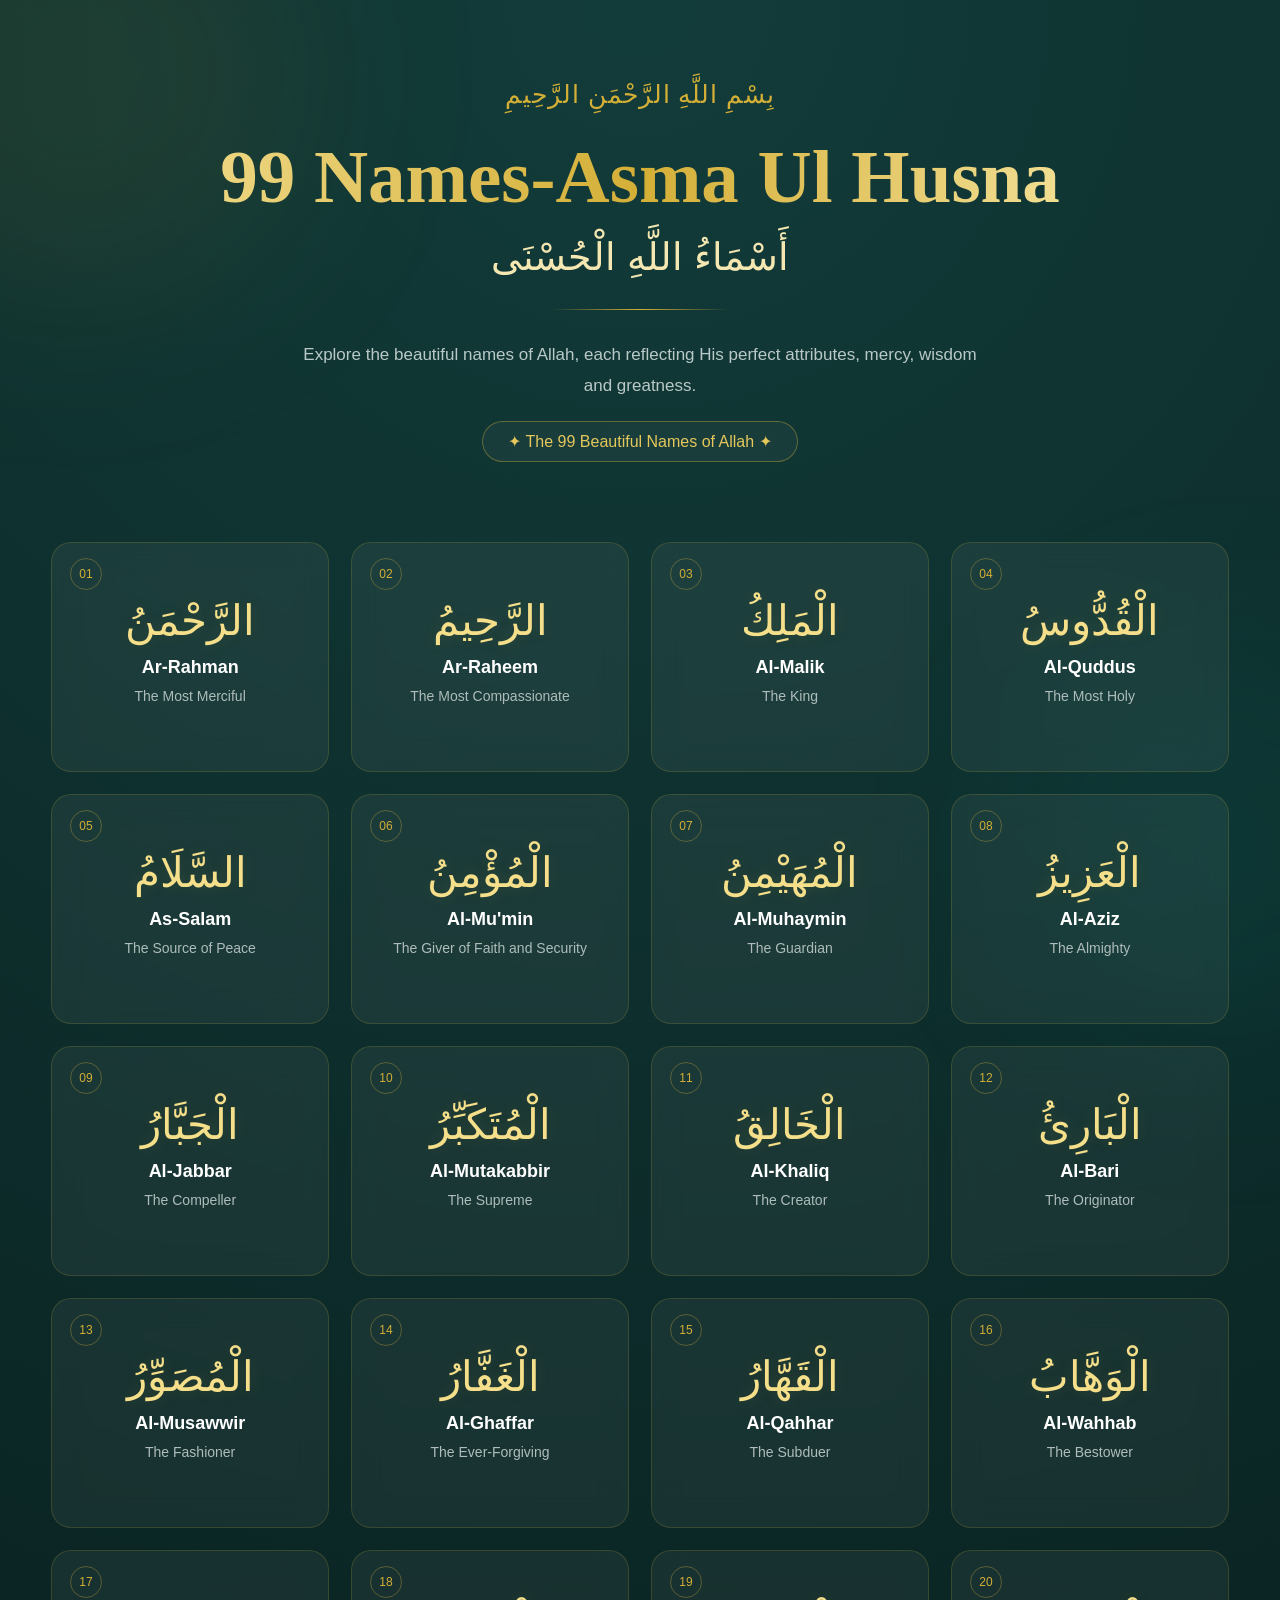
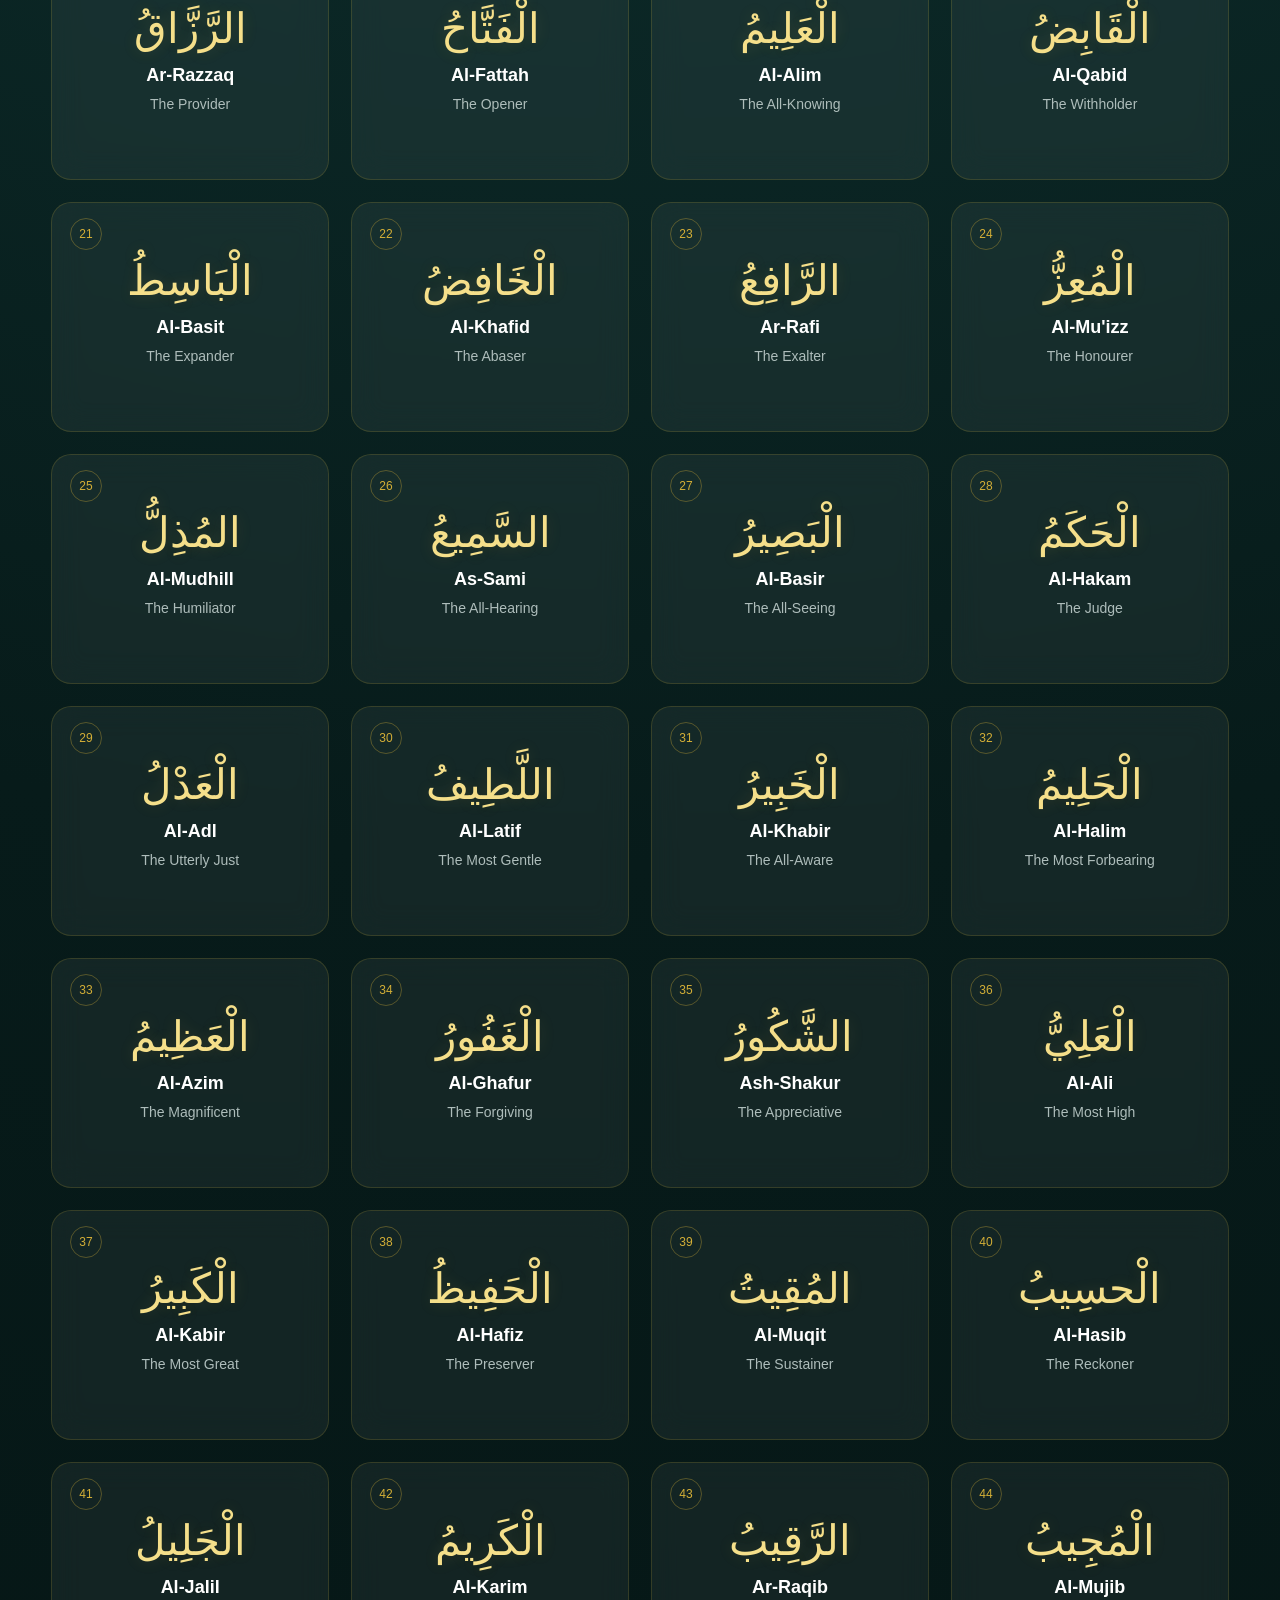
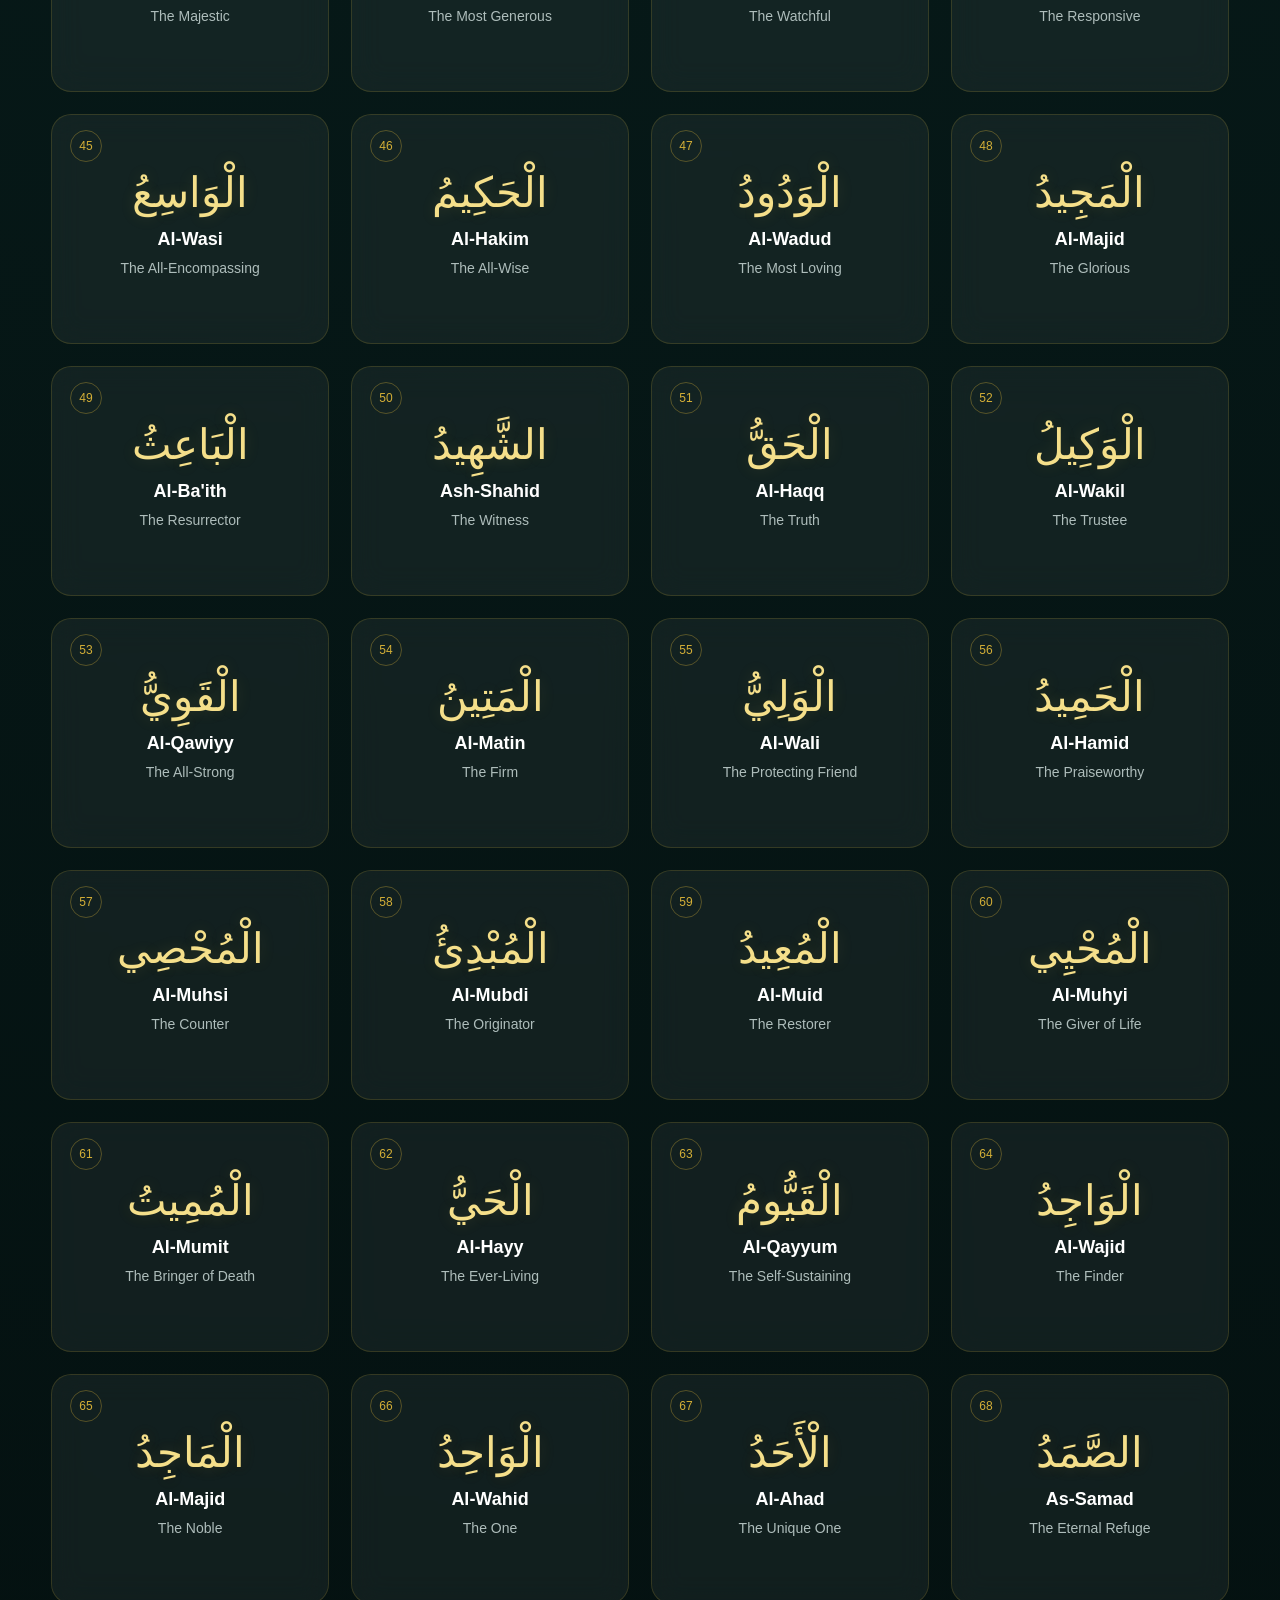
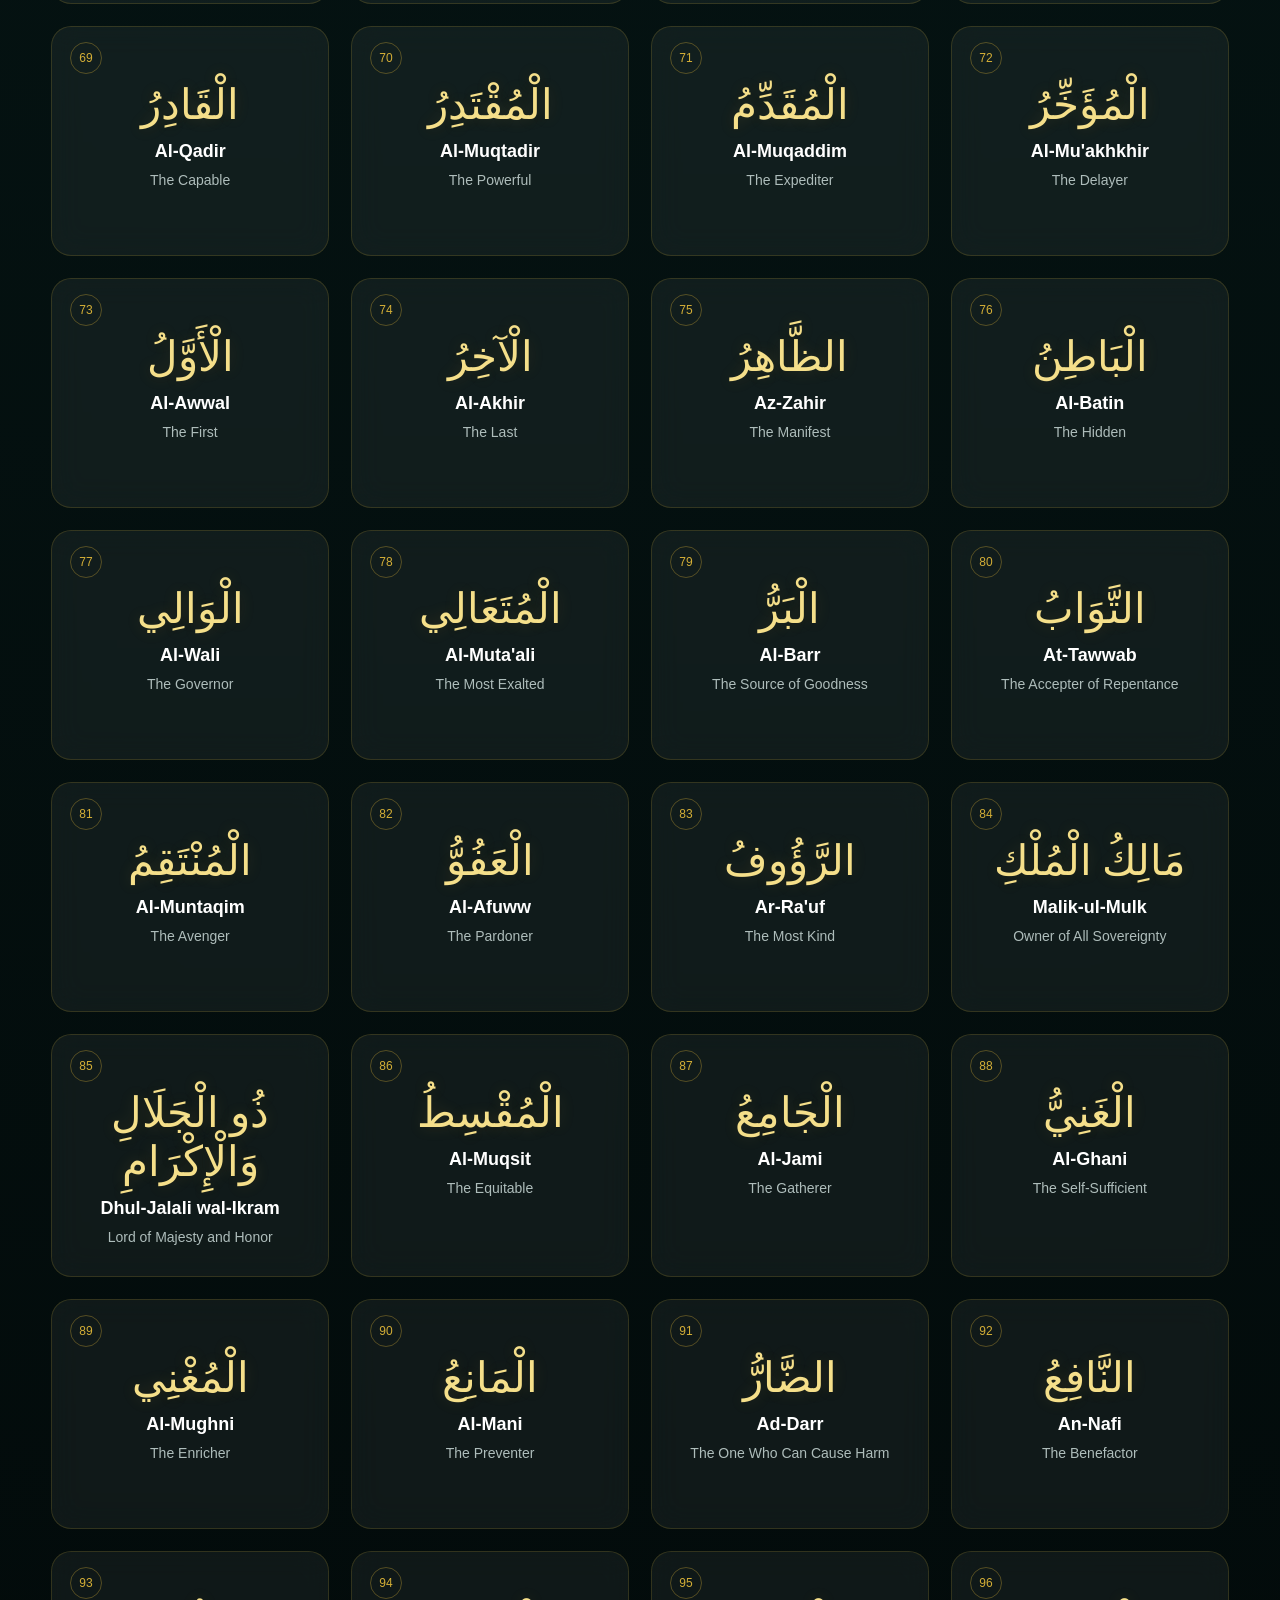
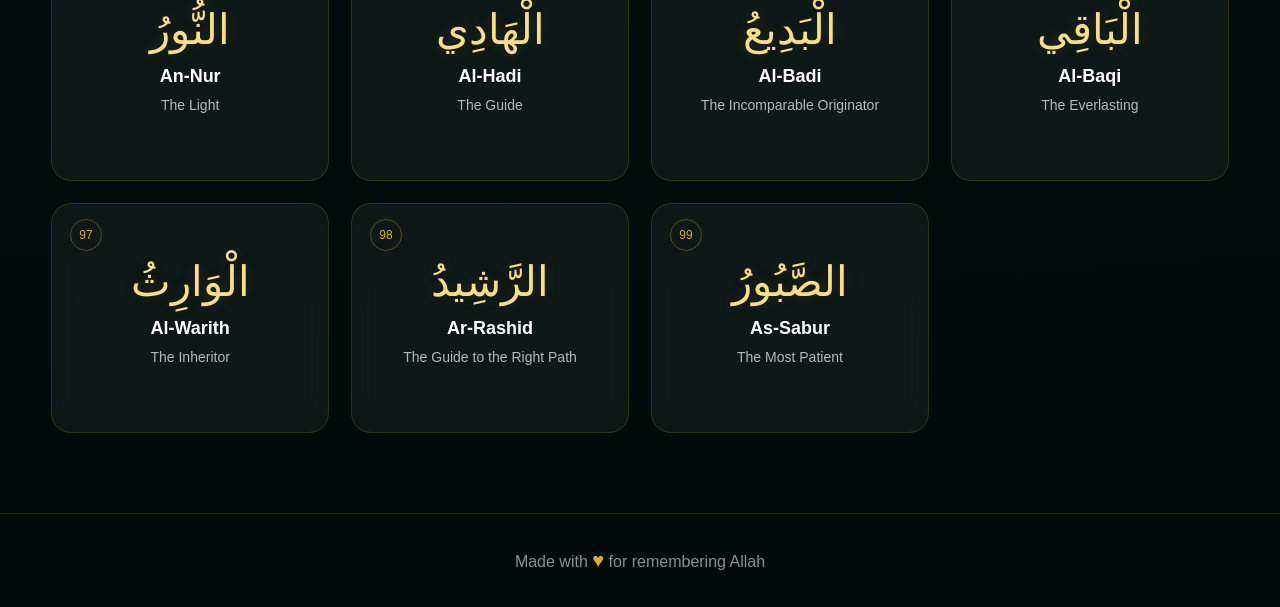
<file: Allah 99 Names/Asma-Ul-Husna.html>
<!DOCTYPE html>
<html lang="en">
<head>
    <meta charset="UTF-8">
    <meta name="viewport" content="width=device-width, initial-scale=1.0">

    <title>99 Names of Allah</title>

    <style>
        * {
            margin: 0;
            padding: 0;
            box-sizing: border-box;
        }

        body {
            font-family: "Segoe UI", Arial, sans-serif;
            background:
                radial-gradient(circle at top, #123c3a 0%, #071b1a 35%, #020909 100%);
            color: white;
            min-height: 100vh;
            overflow-x: hidden;
        }

        /* Decorative glow */
        body::before {
            content: "";
            position: fixed;
            width: 450px;
            height: 450px;
            background: rgba(212, 175, 55, 0.08);
            border-radius: 50%;
            filter: blur(100px);
            top: -150px;
            left: -150px;
            z-index: -1;
        }

        body::after {
            content: "";
            position: fixed;
            width: 400px;
            height: 400px;
            background: rgba(0, 200, 180, 0.06);
            border-radius: 50%;
            filter: blur(100px);
            right: -150px;
            bottom: -150px;
            z-index: -1;
        }

        /* Header */
        header {
            text-align: center;
            padding: 80px 20px 50px;
        }

        .bismillah {
            font-size: 25px;
            color: #d4af37;
            margin-bottom: 25px;
            letter-spacing: 1px;
        }

        header h1 {
            font-size: clamp(42px, 7vw, 75px);
            font-family: Georgia, serif;
            background: linear-gradient(
                90deg,
                #f8e7a1,
                #d4af37,
                #fff4bd
            );
            -webkit-background-clip: text;
            -webkit-text-fill-color: transparent;
            margin-bottom: 15px;
        }

        header h2 {
            font-size: 38px;
            font-weight: 400;
            color: #f5e7b2;
            margin-bottom: 20px;
        }

        header p {
            max-width: 700px;
            margin: auto;
            color: #b9c9c7;
            font-size: 17px;
            line-height: 1.8;
        }

        /* Divider */
        .divider {
            width: 180px;
            height: 1px;
            background: linear-gradient(
                90deg,
                transparent,
                #d4af37,
                transparent
            );
            margin: 30px auto;
        }

        /* Counter */
        .counter {
            display: inline-block;
            margin-top: 20px;
            padding: 10px 25px;
            border: 1px solid rgba(212, 175, 55, 0.4);
            border-radius: 30px;
            color: #e5c75b;
            background: rgba(255, 255, 255, 0.04);
            backdrop-filter: blur(10px);
        }

        /* Grid */
        .names-container {
            width: min(1250px, 92%);
            margin: 30px auto 80px;

            display: grid;
            grid-template-columns: repeat(auto-fit, minmax(250px, 1fr));
            gap: 22px;
        }

        /* Card */
        .name-card {
            position: relative;
            padding: 28px 22px;
            min-height: 230px;

            background: rgba(255, 255, 255, 0.055);
            border: 1px solid rgba(212, 175, 55, 0.18);
            border-radius: 20px;

            backdrop-filter: blur(15px);
            -webkit-backdrop-filter: blur(15px);

            text-align: center;

            transition:
                transform 0.4s ease,
                border-color 0.4s ease,
                box-shadow 0.4s ease;
        }

        .name-card:hover {
            transform: translateY(-10px);
            border-color: rgba(212, 175, 55, 0.7);

            box-shadow:
                0 15px 40px rgba(0, 0, 0, 0.35),
                0 0 25px rgba(212, 175, 55, 0.08);
        }

        /* Number */
        .number {
            position: absolute;
            top: 15px;
            left: 18px;

            width: 32px;
            height: 32px;

            display: flex;
            align-items: center;
            justify-content: center;

            border-radius: 50%;

            font-size: 12px;
            color: #d4af37;

            border: 1px solid rgba(212, 175, 55, 0.35);
        }

        /* Arabic */
        .arabic {
            font-family: "Times New Roman", serif;
            font-size: 42px;
            direction: rtl;

            color: #f5df8a;

            margin: 25px 0 12px;

            text-shadow:
                0 0 15px rgba(212, 175, 55, 0.15);
        }

        /* Transliteration */
        .transliteration {
            font-size: 18px;
            font-weight: 600;
            color: #ffffff;
            margin-bottom: 8px;
        }

        /* Meaning */
        .meaning {
            color: #aebdbb;
            font-size: 14px;
            line-height: 1.5;
        }

        /* Footer */
        footer {
            text-align: center;
            padding: 35px 20px;
            border-top: 1px solid rgba(212, 175, 55, 0.15);
            color: #849492;
        }

        footer .heart {
            color: #d4af37;
            font-size: 20px;
        }

        /* Responsive */
        @media (max-width: 600px) {

            header {
                padding-top: 55px;
            }

            header h2 {
                font-size: 28px;
            }

            .bismillah {
                font-size: 20px;
            }

            .names-container {
                grid-template-columns: 1fr;
            }

            .name-card {
                min-height: 210px;
            }
        }
    </style>
</head>

<body>

    <header>

        <div class="bismillah">
            بِسْمِ اللَّهِ الرَّحْمَنِ الرَّحِيمِ
        </div>

        <h1>99 Names-Asma Ul Husna</h1>

        <h2>أَسْمَاءُ اللَّهِ الْحُسْنَى</h2>

        <div class="divider"></div>

        <p>
            Explore the beautiful names of Allah, each reflecting
            His perfect attributes, mercy, wisdom and greatness.
        </p>

        <div class="counter">
            ✦ The 99 Beautiful Names of Allah ✦
        </div>

    </header>


    <main class="names-container">

        <div class="name-card">
            <span class="number">01</span>
            <div class="arabic">الرَّحْمَنُ</div>
            <div class="transliteration">Ar-Rahman</div>
            <div class="meaning">The Most Merciful</div>
        </div>

        <div class="name-card">
            <span class="number">02</span>
            <div class="arabic">الرَّحِيمُ</div>
            <div class="transliteration">Ar-Raheem</div>
            <div class="meaning">The Most Compassionate</div>
        </div>

        <div class="name-card">
            <span class="number">03</span>
            <div class="arabic">الْمَلِكُ</div>
            <div class="transliteration">Al-Malik</div>
            <div class="meaning">The King</div>
        </div>

        <div class="name-card">
            <span class="number">04</span>
            <div class="arabic">الْقُدُّوسُ</div>
            <div class="transliteration">Al-Quddus</div>
            <div class="meaning">The Most Holy</div>
        </div>

        <div class="name-card">
            <span class="number">05</span>
            <div class="arabic">السَّلَامُ</div>
            <div class="transliteration">As-Salam</div>
            <div class="meaning">The Source of Peace</div>
        </div>

        <div class="name-card">
            <span class="number">06</span>
            <div class="arabic">الْمُؤْمِنُ</div>
            <div class="transliteration">Al-Mu'min</div>
            <div class="meaning">The Giver of Faith and Security</div>
        </div>

        <div class="name-card">
            <span class="number">07</span>
            <div class="arabic">الْمُهَيْمِنُ</div>
            <div class="transliteration">Al-Muhaymin</div>
            <div class="meaning">The Guardian</div>
        </div>

        <div class="name-card">
            <span class="number">08</span>
            <div class="arabic">الْعَزِيزُ</div>
            <div class="transliteration">Al-Aziz</div>
            <div class="meaning">The Almighty</div>
        </div>

        <div class="name-card">
            <span class="number">09</span>
            <div class="arabic">الْجَبَّارُ</div>
            <div class="transliteration">Al-Jabbar</div>
            <div class="meaning">The Compeller</div>
        </div>

        <div class="name-card">
            <span class="number">10</span>
            <div class="arabic">الْمُتَكَبِّرُ</div>
            <div class="transliteration">Al-Mutakabbir</div>
            <div class="meaning">The Supreme</div>
        </div>

        <div class="name-card">
            <span class="number">11</span>
            <div class="arabic">الْخَالِقُ</div>
            <div class="transliteration">Al-Khaliq</div>
            <div class="meaning">The Creator</div>
        </div>

        <div class="name-card">
            <span class="number">12</span>
            <div class="arabic">الْبَارِئُ</div>
            <div class="transliteration">Al-Bari</div>
            <div class="meaning">The Originator</div>
        </div>

        <div class="name-card">
            <span class="number">13</span>
            <div class="arabic">الْمُصَوِّرُ</div>
            <div class="transliteration">Al-Musawwir</div>
            <div class="meaning">The Fashioner</div>
        </div>

        <div class="name-card">
            <span class="number">14</span>
            <div class="arabic">الْغَفَّارُ</div>
            <div class="transliteration">Al-Ghaffar</div>
            <div class="meaning">The Ever-Forgiving</div>
        </div>

        <div class="name-card">
            <span class="number">15</span>
            <div class="arabic">الْقَهَّارُ</div>
            <div class="transliteration">Al-Qahhar</div>
            <div class="meaning">The Subduer</div>
        </div>

        <div class="name-card">
            <span class="number">16</span>
            <div class="arabic">الْوَهَّابُ</div>
            <div class="transliteration">Al-Wahhab</div>
            <div class="meaning">The Bestower</div>
        </div>

        <div class="name-card">
            <span class="number">17</span>
            <div class="arabic">الرَّزَّاقُ</div>
            <div class="transliteration">Ar-Razzaq</div>
            <div class="meaning">The Provider</div>
        </div>

        <div class="name-card">
            <span class="number">18</span>
            <div class="arabic">الْفَتَّاحُ</div>
            <div class="transliteration">Al-Fattah</div>
            <div class="meaning">The Opener</div>
        </div>

        <div class="name-card">
            <span class="number">19</span>
            <div class="arabic">الْعَلِيمُ</div>
            <div class="transliteration">Al-Alim</div>
            <div class="meaning">The All-Knowing</div>
        </div>

        <div class="name-card">
            <span class="number">20</span>
            <div class="arabic">الْقَابِضُ</div>
            <div class="transliteration">Al-Qabid</div>
            <div class="meaning">The Withholder</div>
        </div>

        <div class="name-card">
            <span class="number">21</span>
            <div class="arabic">الْبَاسِطُ</div>
            <div class="transliteration">Al-Basit</div>
            <div class="meaning">The Expander</div>
        </div>

        <div class="name-card">
            <span class="number">22</span>
            <div class="arabic">الْخَافِضُ</div>
            <div class="transliteration">Al-Khafid</div>
            <div class="meaning">The Abaser</div>
        </div>

        <div class="name-card">
            <span class="number">23</span>
            <div class="arabic">الرَّافِعُ</div>
            <div class="transliteration">Ar-Rafi</div>
            <div class="meaning">The Exalter</div>
        </div>

        <div class="name-card">
            <span class="number">24</span>
            <div class="arabic">الْمُعِزُّ</div>
            <div class="transliteration">Al-Mu'izz</div>
            <div class="meaning">The Honourer</div>
        </div>

        <div class="name-card">
            <span class="number">25</span>
            <div class="arabic">المُذِلُّ</div>
            <div class="transliteration">Al-Mudhill</div>
            <div class="meaning">The Humiliator</div>
        </div>

        <div class="name-card">
            <span class="number">26</span>
            <div class="arabic">السَّمِيعُ</div>
            <div class="transliteration">As-Sami</div>
            <div class="meaning">The All-Hearing</div>
        </div>

        <div class="name-card">
            <span class="number">27</span>
            <div class="arabic">الْبَصِيرُ</div>
            <div class="transliteration">Al-Basir</div>
            <div class="meaning">The All-Seeing</div>
        </div>

        <div class="name-card">
            <span class="number">28</span>
            <div class="arabic">الْحَكَمُ</div>
            <div class="transliteration">Al-Hakam</div>
            <div class="meaning">The Judge</div>
        </div>

        <div class="name-card">
            <span class="number">29</span>
            <div class="arabic">الْعَدْلُ</div>
            <div class="transliteration">Al-Adl</div>
            <div class="meaning">The Utterly Just</div>
        </div>

        <div class="name-card">
            <span class="number">30</span>
            <div class="arabic">اللَّطِيفُ</div>
            <div class="transliteration">Al-Latif</div>
            <div class="meaning">The Most Gentle</div>
        </div>

        <div class="name-card">
            <span class="number">31</span>
            <div class="arabic">الْخَبِيرُ</div>
            <div class="transliteration">Al-Khabir</div>
            <div class="meaning">The All-Aware</div>
        </div>

        <div class="name-card">
            <span class="number">32</span>
            <div class="arabic">الْحَلِيمُ</div>
            <div class="transliteration">Al-Halim</div>
            <div class="meaning">The Most Forbearing</div>
        </div>

        <div class="name-card">
            <span class="number">33</span>
            <div class="arabic">الْعَظِيمُ</div>
            <div class="transliteration">Al-Azim</div>
            <div class="meaning">The Magnificent</div>
        </div>

        <div class="name-card">
            <span class="number">34</span>
            <div class="arabic">الْغَفُورُ</div>
            <div class="transliteration">Al-Ghafur</div>
            <div class="meaning">The Forgiving</div>
        </div>

        <div class="name-card">
            <span class="number">35</span>
            <div class="arabic">الشَّكُورُ</div>
            <div class="transliteration">Ash-Shakur</div>
            <div class="meaning">The Appreciative</div>
        </div>

        <div class="name-card">
            <span class="number">36</span>
            <div class="arabic">الْعَلِيُّ</div>
            <div class="transliteration">Al-Ali</div>
            <div class="meaning">The Most High</div>
        </div>

        <div class="name-card">
            <span class="number">37</span>
            <div class="arabic">الْكَبِيرُ</div>
            <div class="transliteration">Al-Kabir</div>
            <div class="meaning">The Most Great</div>
        </div>

        <div class="name-card">
            <span class="number">38</span>
            <div class="arabic">الْحَفِيظُ</div>
            <div class="transliteration">Al-Hafiz</div>
            <div class="meaning">The Preserver</div>
        </div>

        <div class="name-card">
            <span class="number">39</span>
            <div class="arabic">المُقِيتُ</div>
            <div class="transliteration">Al-Muqit</div>
            <div class="meaning">The Sustainer</div>
        </div>

        <div class="name-card">
            <span class="number">40</span>
            <div class="arabic">الْحسِيبُ</div>
            <div class="transliteration">Al-Hasib</div>
            <div class="meaning">The Reckoner</div>
        </div>

        <div class="name-card">
            <span class="number">41</span>
            <div class="arabic">الْجَلِيلُ</div>
            <div class="transliteration">Al-Jalil</div>
            <div class="meaning">The Majestic</div>
        </div>

        <div class="name-card">
            <span class="number">42</span>
            <div class="arabic">الْكَرِيمُ</div>
            <div class="transliteration">Al-Karim</div>
            <div class="meaning">The Most Generous</div>
        </div>

        <div class="name-card">
            <span class="number">43</span>
            <div class="arabic">الرَّقِيبُ</div>
            <div class="transliteration">Ar-Raqib</div>
            <div class="meaning">The Watchful</div>
        </div>

        <div class="name-card">
            <span class="number">44</span>
            <div class="arabic">الْمُجِيبُ</div>
            <div class="transliteration">Al-Mujib</div>
            <div class="meaning">The Responsive</div>
        </div>

        <div class="name-card">
            <span class="number">45</span>
            <div class="arabic">الْوَاسِعُ</div>
            <div class="transliteration">Al-Wasi</div>
            <div class="meaning">The All-Encompassing</div>
        </div>

        <div class="name-card">
            <span class="number">46</span>
            <div class="arabic">الْحَكِيمُ</div>
            <div class="transliteration">Al-Hakim</div>
            <div class="meaning">The All-Wise</div>
        </div>

        <div class="name-card">
            <span class="number">47</span>
            <div class="arabic">الْوَدُودُ</div>
            <div class="transliteration">Al-Wadud</div>
            <div class="meaning">The Most Loving</div>
        </div>

        <div class="name-card">
            <span class="number">48</span>
            <div class="arabic">الْمَجِيدُ</div>
            <div class="transliteration">Al-Majid</div>
            <div class="meaning">The Glorious</div>
        </div>

        <div class="name-card">
            <span class="number">49</span>
            <div class="arabic">الْبَاعِثُ</div>
            <div class="transliteration">Al-Ba'ith</div>
            <div class="meaning">The Resurrector</div>
        </div>

        <div class="name-card">
            <span class="number">50</span>
            <div class="arabic">الشَّهِيدُ</div>
            <div class="transliteration">Ash-Shahid</div>
            <div class="meaning">The Witness</div>
        </div>

        <div class="name-card">
            <span class="number">51</span>
            <div class="arabic">الْحَقُّ</div>
            <div class="transliteration">Al-Haqq</div>
            <div class="meaning">The Truth</div>
        </div>

        <div class="name-card">
            <span class="number">52</span>
            <div class="arabic">الْوَكِيلُ</div>
            <div class="transliteration">Al-Wakil</div>
            <div class="meaning">The Trustee</div>
        </div>

        <div class="name-card">
            <span class="number">53</span>
            <div class="arabic">الْقَوِيُّ</div>
            <div class="transliteration">Al-Qawiyy</div>
            <div class="meaning">The All-Strong</div>
        </div>

        <div class="name-card">
            <span class="number">54</span>
            <div class="arabic">الْمَتِينُ</div>
            <div class="transliteration">Al-Matin</div>
            <div class="meaning">The Firm</div>
        </div>

        <div class="name-card">
            <span class="number">55</span>
            <div class="arabic">الْوَلِيُّ</div>
            <div class="transliteration">Al-Wali</div>
            <div class="meaning">The Protecting Friend</div>
        </div>

        <div class="name-card">
            <span class="number">56</span>
            <div class="arabic">الْحَمِيدُ</div>
            <div class="transliteration">Al-Hamid</div>
            <div class="meaning">The Praiseworthy</div>
        </div>

        <div class="name-card">
            <span class="number">57</span>
            <div class="arabic">الْمُحْصِي</div>
            <div class="transliteration">Al-Muhsi</div>
            <div class="meaning">The Counter</div>
        </div>

        <div class="name-card">
            <span class="number">58</span>
            <div class="arabic">الْمُبْدِئُ</div>
            <div class="transliteration">Al-Mubdi</div>
            <div class="meaning">The Originator</div>
        </div>

        <div class="name-card">
            <span class="number">59</span>
            <div class="arabic">الْمُعِيدُ</div>
            <div class="transliteration">Al-Muid</div>
            <div class="meaning">The Restorer</div>
        </div>

        <div class="name-card">
            <span class="number">60</span>
            <div class="arabic">الْمُحْيِي</div>
            <div class="transliteration">Al-Muhyi</div>
            <div class="meaning">The Giver of Life</div>
        </div>

        <div class="name-card">
            <span class="number">61</span>
            <div class="arabic">الْمُمِيتُ</div>
            <div class="transliteration">Al-Mumit</div>
            <div class="meaning">The Bringer of Death</div>
        </div>

        <div class="name-card">
            <span class="number">62</span>
            <div class="arabic">الْحَيُّ</div>
            <div class="transliteration">Al-Hayy</div>
            <div class="meaning">The Ever-Living</div>
        </div>

        <div class="name-card">
            <span class="number">63</span>
            <div class="arabic">الْقَيُّومُ</div>
            <div class="transliteration">Al-Qayyum</div>
            <div class="meaning">The Self-Sustaining</div>
        </div>

        <div class="name-card">
            <span class="number">64</span>
            <div class="arabic">الْوَاجِدُ</div>
            <div class="transliteration">Al-Wajid</div>
            <div class="meaning">The Finder</div>
        </div>

        <div class="name-card">
            <span class="number">65</span>
            <div class="arabic">الْمَاجِدُ</div>
            <div class="transliteration">Al-Majid</div>
            <div class="meaning">The Noble</div>
        </div>

        <div class="name-card">
            <span class="number">66</span>
            <div class="arabic">الْوَاحِدُ</div>
            <div class="transliteration">Al-Wahid</div>
            <div class="meaning">The One</div>
        </div>

        <div class="name-card">
            <span class="number">67</span>
            <div class="arabic">الْأَحَدُ</div>
            <div class="transliteration">Al-Ahad</div>
            <div class="meaning">The Unique One</div>
        </div>

        <div class="name-card">
            <span class="number">68</span>
            <div class="arabic">الصَّمَدُ</div>
            <div class="transliteration">As-Samad</div>
            <div class="meaning">The Eternal Refuge</div>
        </div>

        <div class="name-card">
            <span class="number">69</span>
            <div class="arabic">الْقَادِرُ</div>
            <div class="transliteration">Al-Qadir</div>
            <div class="meaning">The Capable</div>
        </div>

        <div class="name-card">
            <span class="number">70</span>
            <div class="arabic">الْمُقْتَدِرُ</div>
            <div class="transliteration">Al-Muqtadir</div>
            <div class="meaning">The Powerful</div>
        </div>

        <div class="name-card">
            <span class="number">71</span>
            <div class="arabic">الْمُقَدِّمُ</div>
            <div class="transliteration">Al-Muqaddim</div>
            <div class="meaning">The Expediter</div>
        </div>

        <div class="name-card">
            <span class="number">72</span>
            <div class="arabic">الْمُؤَخِّرُ</div>
            <div class="transliteration">Al-Mu'akhkhir</div>
            <div class="meaning">The Delayer</div>
        </div>

        <div class="name-card">
            <span class="number">73</span>
            <div class="arabic">الْأَوَّلُ</div>
            <div class="transliteration">Al-Awwal</div>
            <div class="meaning">The First</div>
        </div>

        <div class="name-card">
            <span class="number">74</span>
            <div class="arabic">الْآخِرُ</div>
            <div class="transliteration">Al-Akhir</div>
            <div class="meaning">The Last</div>
        </div>

        <div class="name-card">
            <span class="number">75</span>
            <div class="arabic">الظَّاهِرُ</div>
            <div class="transliteration">Az-Zahir</div>
            <div class="meaning">The Manifest</div>
        </div>

        <div class="name-card">
            <span class="number">76</span>
            <div class="arabic">الْبَاطِنُ</div>
            <div class="transliteration">Al-Batin</div>
            <div class="meaning">The Hidden</div>
        </div>

        <div class="name-card">
            <span class="number">77</span>
            <div class="arabic">الْوَالِي</div>
            <div class="transliteration">Al-Wali</div>
            <div class="meaning">The Governor</div>
        </div>

        <div class="name-card">
            <span class="number">78</span>
            <div class="arabic">الْمُتَعَالِي</div>
            <div class="transliteration">Al-Muta'ali</div>
            <div class="meaning">The Most Exalted</div>
        </div>

        <div class="name-card">
            <span class="number">79</span>
            <div class="arabic">الْبَرُّ</div>
            <div class="transliteration">Al-Barr</div>
            <div class="meaning">The Source of Goodness</div>
        </div>

        <div class="name-card">
            <span class="number">80</span>
            <div class="arabic">التَّوَابُ</div>
            <div class="transliteration">At-Tawwab</div>
            <div class="meaning">The Accepter of Repentance</div>
        </div>

        <div class="name-card">
            <span class="number">81</span>
            <div class="arabic">الْمُنْتَقِمُ</div>
            <div class="transliteration">Al-Muntaqim</div>
            <div class="meaning">The Avenger</div>
        </div>

        <div class="name-card">
            <span class="number">82</span>
            <div class="arabic">الْعَفُوُّ</div>
            <div class="transliteration">Al-Afuww</div>
            <div class="meaning">The Pardoner</div>
        </div>

        <div class="name-card">
            <span class="number">83</span>
            <div class="arabic">الرَّؤُوفُ</div>
            <div class="transliteration">Ar-Ra'uf</div>
            <div class="meaning">The Most Kind</div>
        </div>

        <div class="name-card">
            <span class="number">84</span>
            <div class="arabic">مَالِكُ الْمُلْكِ</div>
            <div class="transliteration">Malik-ul-Mulk</div>
            <div class="meaning">Owner of All Sovereignty</div>
        </div>

        <div class="name-card">
            <span class="number">85</span>
            <div class="arabic">ذُو الْجَلَالِ وَالْإِكْرَامِ</div>
            <div class="transliteration">Dhul-Jalali wal-Ikram</div>
            <div class="meaning">Lord of Majesty and Honor</div>
        </div>

        <div class="name-card">
            <span class="number">86</span>
            <div class="arabic">الْمُقْسِطُ</div>
            <div class="transliteration">Al-Muqsit</div>
            <div class="meaning">The Equitable</div>
        </div>

        <div class="name-card">
            <span class="number">87</span>
            <div class="arabic">الْجَامِعُ</div>
            <div class="transliteration">Al-Jami</div>
            <div class="meaning">The Gatherer</div>
        </div>

        <div class="name-card">
            <span class="number">88</span>
            <div class="arabic">الْغَنِيُّ</div>
            <div class="transliteration">Al-Ghani</div>
            <div class="meaning">The Self-Sufficient</div>
        </div>

        <div class="name-card">
            <span class="number">89</span>
            <div class="arabic">الْمُغْنِي</div>
            <div class="transliteration">Al-Mughni</div>
            <div class="meaning">The Enricher</div>
        </div>

        <div class="name-card">
            <span class="number">90</span>
            <div class="arabic">الْمَانِعُ</div>
            <div class="transliteration">Al-Mani</div>
            <div class="meaning">The Preventer</div>
        </div>

        <div class="name-card">
            <span class="number">91</span>
            <div class="arabic">الضَّارُّ</div>
            <div class="transliteration">Ad-Darr</div>
            <div class="meaning">The One Who Can Cause Harm</div>
        </div>

        <div class="name-card">
            <span class="number">92</span>
            <div class="arabic">النَّافِعُ</div>
            <div class="transliteration">An-Nafi</div>
            <div class="meaning">The Benefactor</div>
        </div>

        <div class="name-card">
            <span class="number">93</span>
            <div class="arabic">النُّورُ</div>
            <div class="transliteration">An-Nur</div>
            <div class="meaning">The Light</div>
        </div>

        <div class="name-card">
            <span class="number">94</span>
            <div class="arabic">الْهَادِي</div>
            <div class="transliteration">Al-Hadi</div>
            <div class="meaning">The Guide</div>
        </div>

        <div class="name-card">
            <span class="number">95</span>
            <div class="arabic">الْبَدِيعُ</div>
            <div class="transliteration">Al-Badi</div>
            <div class="meaning">The Incomparable Originator</div>
        </div>

        <div class="name-card">
            <span class="number">96</span>
            <div class="arabic">الْبَاقِي</div>
            <div class="transliteration">Al-Baqi</div>
            <div class="meaning">The Everlasting</div>
        </div>

        <div class="name-card">
            <span class="number">97</span>
            <div class="arabic">الْوَارِثُ</div>
            <div class="transliteration">Al-Warith</div>
            <div class="meaning">The Inheritor</div>
        </div>

        <div class="name-card">
            <span class="number">98</span>
            <div class="arabic">الرَّشِيدُ</div>
            <div class="transliteration">Ar-Rashid</div>
            <div class="meaning">The Guide to the Right Path</div>
        </div>

        <div class="name-card">
            <span class="number">99</span>
            <div class="arabic">الصَّبُورُ</div>
            <div class="transliteration">As-Sabur</div>
            <div class="meaning">The Most Patient</div>
        </div>

    </main>


    <footer>
        <p>
            Made with <span class="heart">♥</span> for remembering Allah
        </p>
    </footer>

</body>
</html>
</file>
